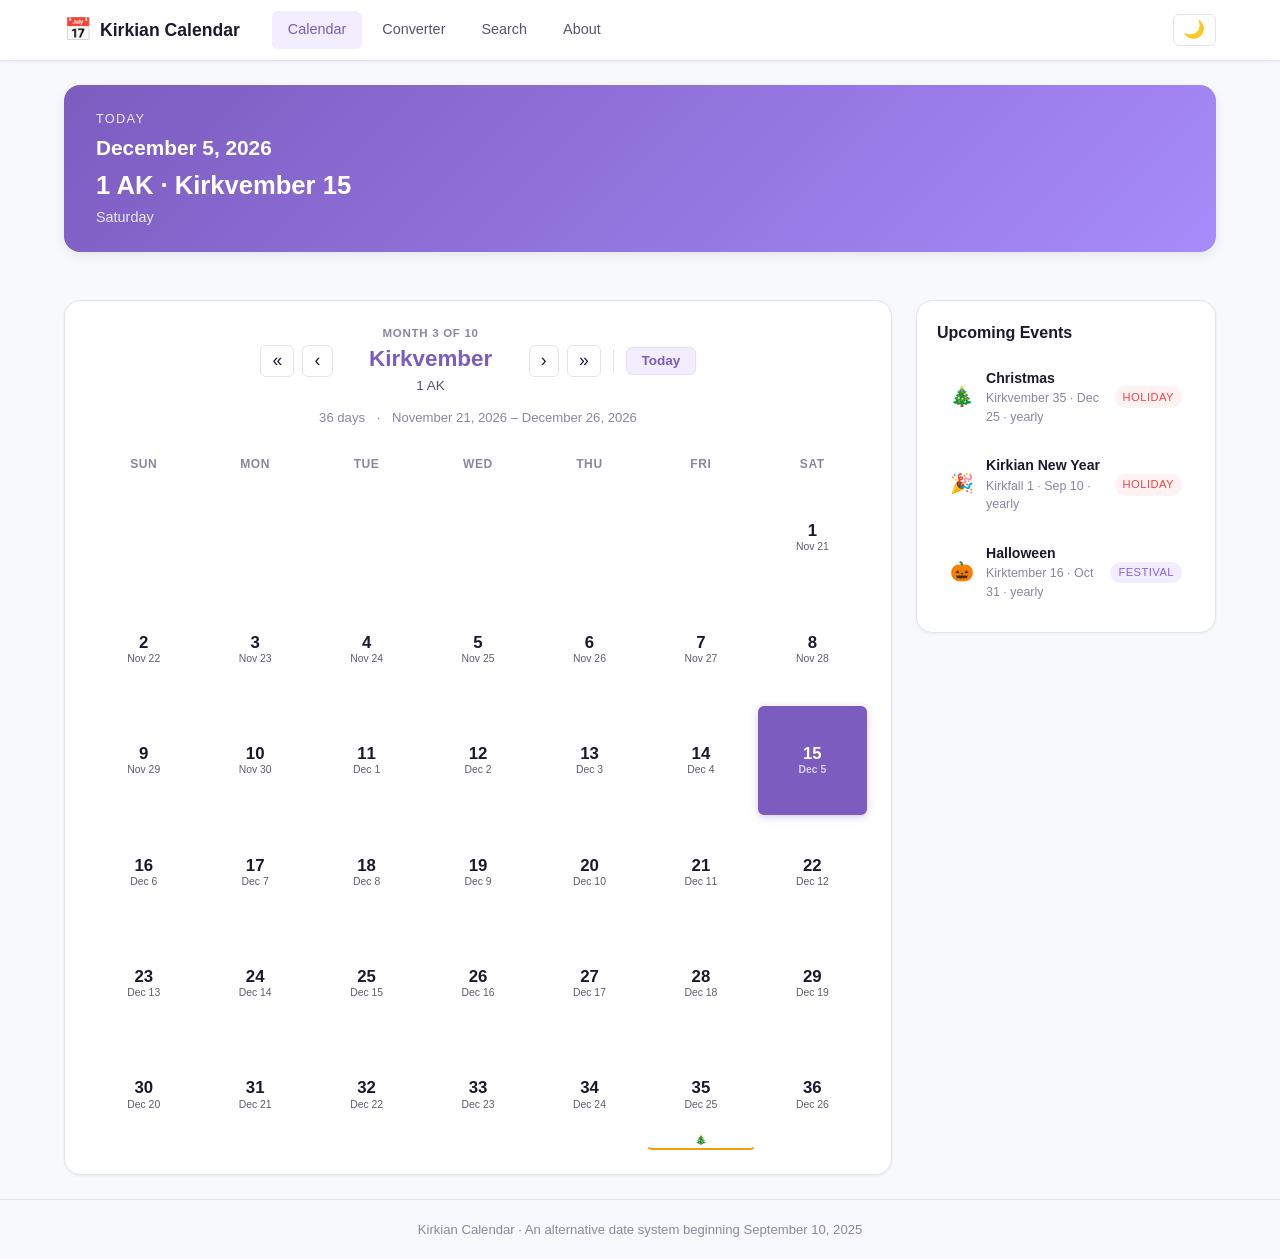
<file: index.html>
<!DOCTYPE html>
<html lang="en" data-theme="light">
<head>
    <meta charset="UTF-8">
    <meta name="viewport" content="width=device-width, initial-scale=1.0">
    <title>Kirkian Calendar</title>
    <link rel="stylesheet" href="css/style.css">
    <link rel="icon" href="data:image/svg+xml,<svg xmlns='http://www.w3.org/2000/svg' viewBox='0 0 100 100'><text y='.9em' font-size='90'>📅</text></svg>">
</head>
<body>
    <header class="site-header">
        <div class="header-inner">
            <a href="#calendar" class="logo">
                <span class="logo-icon">📅</span>
                <span class="logo-text">Kirkian Calendar</span>
            </a>
            <nav class="main-nav">
                <a href="#calendar" class="nav-link active" data-page="calendar">Calendar</a>
                <a href="#converter" class="nav-link" data-page="converter">Converter</a>
                <a href="#search" class="nav-link" data-page="search">Search</a>
                <a href="#about" class="nav-link" data-page="about">About</a>
            </nav>
            <button id="theme-toggle" class="theme-toggle" aria-label="Toggle dark mode">🌙</button>
        </div>
    </header>

    <main class="main-content">
        <!-- Calendar Page -->
        <section id="page-calendar" class="page active">
            <div class="today-banner">
                <div class="today-label">Today</div>
                <div id="today-summary"></div>
            </div>

            <div class="calendar-container">
                <div id="month-header"></div>
                <div id="calendar-grid"></div>
            </div>

            <aside class="sidebar">
                <div id="upcoming-events"></div>
            </aside>
        </section>

        <!-- Converter Page -->
        <section id="page-converter" class="page">
            <div class="converter-container">
                <h2>Date Converter</h2>
                <p class="converter-subtitle">Convert between Gregorian and Kirkian dates</p>

                <div class="converter-grid">
                    <div class="converter-card">
                        <h3>Gregorian → Kirkian</h3>
                        <div class="converter-input-group">
                            <label for="converter-greg-input">Enter a Gregorian date</label>
                            <input type="text" id="converter-greg-input" placeholder="e.g. September 10, 2026" autocomplete="off">
                            <small class="input-hint">Format: Month Day, Year (e.g. September 10, 2026)</small>
                        </div>
                        <div class="converter-result">
                            <span class="result-arrow">→</span>
                            <span id="converter-greg-result" class="result-value"></span>
                        </div>
                    </div>

                    <div class="converter-card">
                        <h3>Kirkian → Gregorian</h3>
                        <div class="converter-input-group kirkian-inputs">
                            <label>Kirkian Date</label>
                            <div class="kirkian-fields">
                                <input type="number" id="converter-k-year" placeholder="Year" min="0" class="kirkian-field">
                                <span class="field-label">AK</span>
                                <select id="converter-k-month" class="kirkian-field">
                                    <option value="1">Kirkfall</option>
                                    <option value="2">Kirktember</option>
                                    <option value="3">Kirkvember</option>
                                    <option value="4">Kirkember</option>
                                    <option value="5">July</option>
                                    <option value="6">Kirkian</option>
                                    <option value="7">Kirkward</option>
                                    <option value="8">Kirkday</option>
                                    <option value="9">Kirkstar</option>
                                    <option value="10">iQuarters</option>
                                </select>
                                <input type="number" id="converter-k-day" placeholder="Day" min="1" max="41" class="kirkian-field">
                            </div>
                        </div>
                        <div class="converter-result">
                            <span class="result-arrow">→</span>
                            <span id="converter-kirk-result" class="result-value"></span>
                        </div>
                    </div>
                </div>
            </div>
        </section>

        <!-- Search Page -->
        <section id="page-search" class="page">
            <div class="search-container">
                <h2>Search Dates & Events</h2>
                <p class="search-subtitle">Search for Gregorian dates, Kirkian dates, or events</p>

                <div class="search-input-wrapper">
                    <input type="text" id="global-search" placeholder="Search dates or events..." autocomplete="off">
                </div>

                <div class="search-examples">
                    <span class="example-label">Try:</span>
                    <button class="example-search" data-query="September 10, 2026">September 10, 2026</button>
                    <button class="example-search" data-query="1 AK Kirkfall 1">1 AK Kirkfall 1</button>
                    <button class="example-search" data-query="Kirkian New Year">Kirkian New Year</button>
                    <button class="example-search" data-query="holiday">holiday</button>
                </div>

                <div id="search-results"></div>
            </div>
        </section>

        <!-- About Page -->
        <section id="page-about" class="page">
            <div class="about-container">
                <h2>The Kirkian Calendar</h2>

                <div class="about-section">
                    <h3>What is the Kirkian Calendar?</h3>
                    <p>The Kirkian Calendar is an alternative calendar system that begins on <strong>September 10, 2025</strong>. This date marks the beginning of the calendar, designated as year <strong>0 AK</strong> (After Kirk). The Kirkian Calendar provides a unique way to track time with its own months, years, and traditions.</p>
                </div>

                <div class="about-section">
                    <h3>Year Numbering</h3>
                    <p>The Kirkian Calendar uses year numbering that starts from the epoch date. The abbreviation <strong>AK</strong> stands for <strong>After Kirk</strong>.</p>
                    <ul>
                        <li>September 10, 2025 = <strong>0 AK</strong>, Kirkfall 1</li>
                        <li>September 10, 2026 = <strong>1 AK</strong>, Kirkfall 1</li>
                        <li>September 10, 2027 = <strong>2 AK</strong>, Kirkfall 1</li>
                        <li>September 10, 2028 = <strong>3 AK</strong>, Kirkfall 1</li>
                    </ul>
                    <p>Each Kirkian year runs from <strong>September 10</strong> through <strong>September 9</strong> of the following Gregorian year.</p>
                </div>

                <div class="about-section">
                    <h3>The 10 Months</h3>
                    <p>The Kirkian year contains exactly <strong>10 months</strong>. It has <strong>365 days</strong> in normal years and <strong>366 days</strong> in leap years, with no separate year-end days.</p>

                    <table class="month-table">
                        <thead>
                            <tr>
                                <th>#</th>
                                <th>Month Name</th>
                                <th>Days</th>
                                <th>Notes</th>
                            </tr>
                        </thead>
                        <tbody>
                            <tr><td>1</td><td>Kirkfall</td><td>36</td><td>First month of the year</td></tr>
                            <tr><td>2</td><td>Kirktember</td><td>36</td><td></td></tr>
                            <tr><td>3</td><td>Kirkvember</td><td>36</td><td></td></tr>
                            <tr><td>4</td><td>Kirkember</td><td>36</td><td></td></tr>
                            <tr><td>5</td><td>July</td><td>36</td><td></td></tr>
                            <tr><td>6</td><td>Kirkian</td><td>36</td><td></td></tr>
                            <tr><td>7</td><td>Kirkward</td><td>36</td><td></td></tr>
                            <tr><td>8</td><td>Kirkday</td><td>36</td><td></td></tr>
                            <tr><td>9</td><td>Kirkstar</td><td>36</td><td></td></tr>
                            <tr><td>10</td><td>iQuarters</td><td>41</td><td>Final month, longest of the year. Becomes 42 days in leap years.</td></tr>
                        </tbody>
                        <tfoot>
                            <tr>
                                <td colspan="2"><strong>Total</strong></td>
                                <td><strong>365</strong></td>
                                <td>9 × 36 + 41</td>
                            </tr>
                        </tfoot>
                    </table>
                </div>

                <div class="about-section">
                    <h3>How Gregorian Dates Correspond</h3>
                    <p>The Kirkian Calendar is anchored to the Gregorian Calendar. The first day of each Kirkian year (Kirkfall 1) always falls on <strong>September 10</strong> in the Gregorian Calendar. Because the Kirkian year has 365 days (or 366 in leap years), the correspondence between Kirkian and Gregorian dates shifts slightly each year.</p>
                    <p>The conversion is mathematically exact — it counts the total number of days between any date and the epoch (September 10, 2025) and uses that to determine the correct Kirkian year, month, and day.</p>
                </div>

                <div class="about-section">
                    <h3>Key Dates</h3>
                    <ul>
                        <li><strong>Kirkian New Year</strong> — September 10 (Kirkfall 1)</li>
                        <li><strong>Christmas</strong> — December 25</li>
                    </ul>
                </div>

                <div class="about-section">
                    <h3>Leap Years</h3>
                    <p>The Kirkian Calendar does not have its own leap year system. Instead, it follows the Gregorian Calendar's leap year rules, so the year anchors stay aligned: every Kirkian year begins on <strong>September 10</strong> of the corresponding Gregorian year.</p>
                    <p>When the Gregorian Calendar includes a <strong>February 29</strong>, the Kirkian year containing that date has <strong>366 days</strong> instead of 365. Because there are no separate year-end days, the extra (leap) day extends the final month, <strong>iQuarters</strong>, from 41 days to <strong>42 days</strong> in leap years. Months 1–9 always have exactly 36 days.</p>
                </div>
            </div>
        </section>
    </main>

    <!-- Date Details Modal -->
    <div id="date-modal" class="modal-overlay">
        <div id="modal-content" class="modal-content"></div>
    </div>

    <footer class="site-footer">
        <p>Kirkian Calendar &middot; An alternative date system beginning September 10, 2025</p>
    </footer>

    <script src="js/calendar.js"></script>
    <script src="js/events.js"></script>
    <script src="js/app.js"></script>
</body>
</html>
</file>
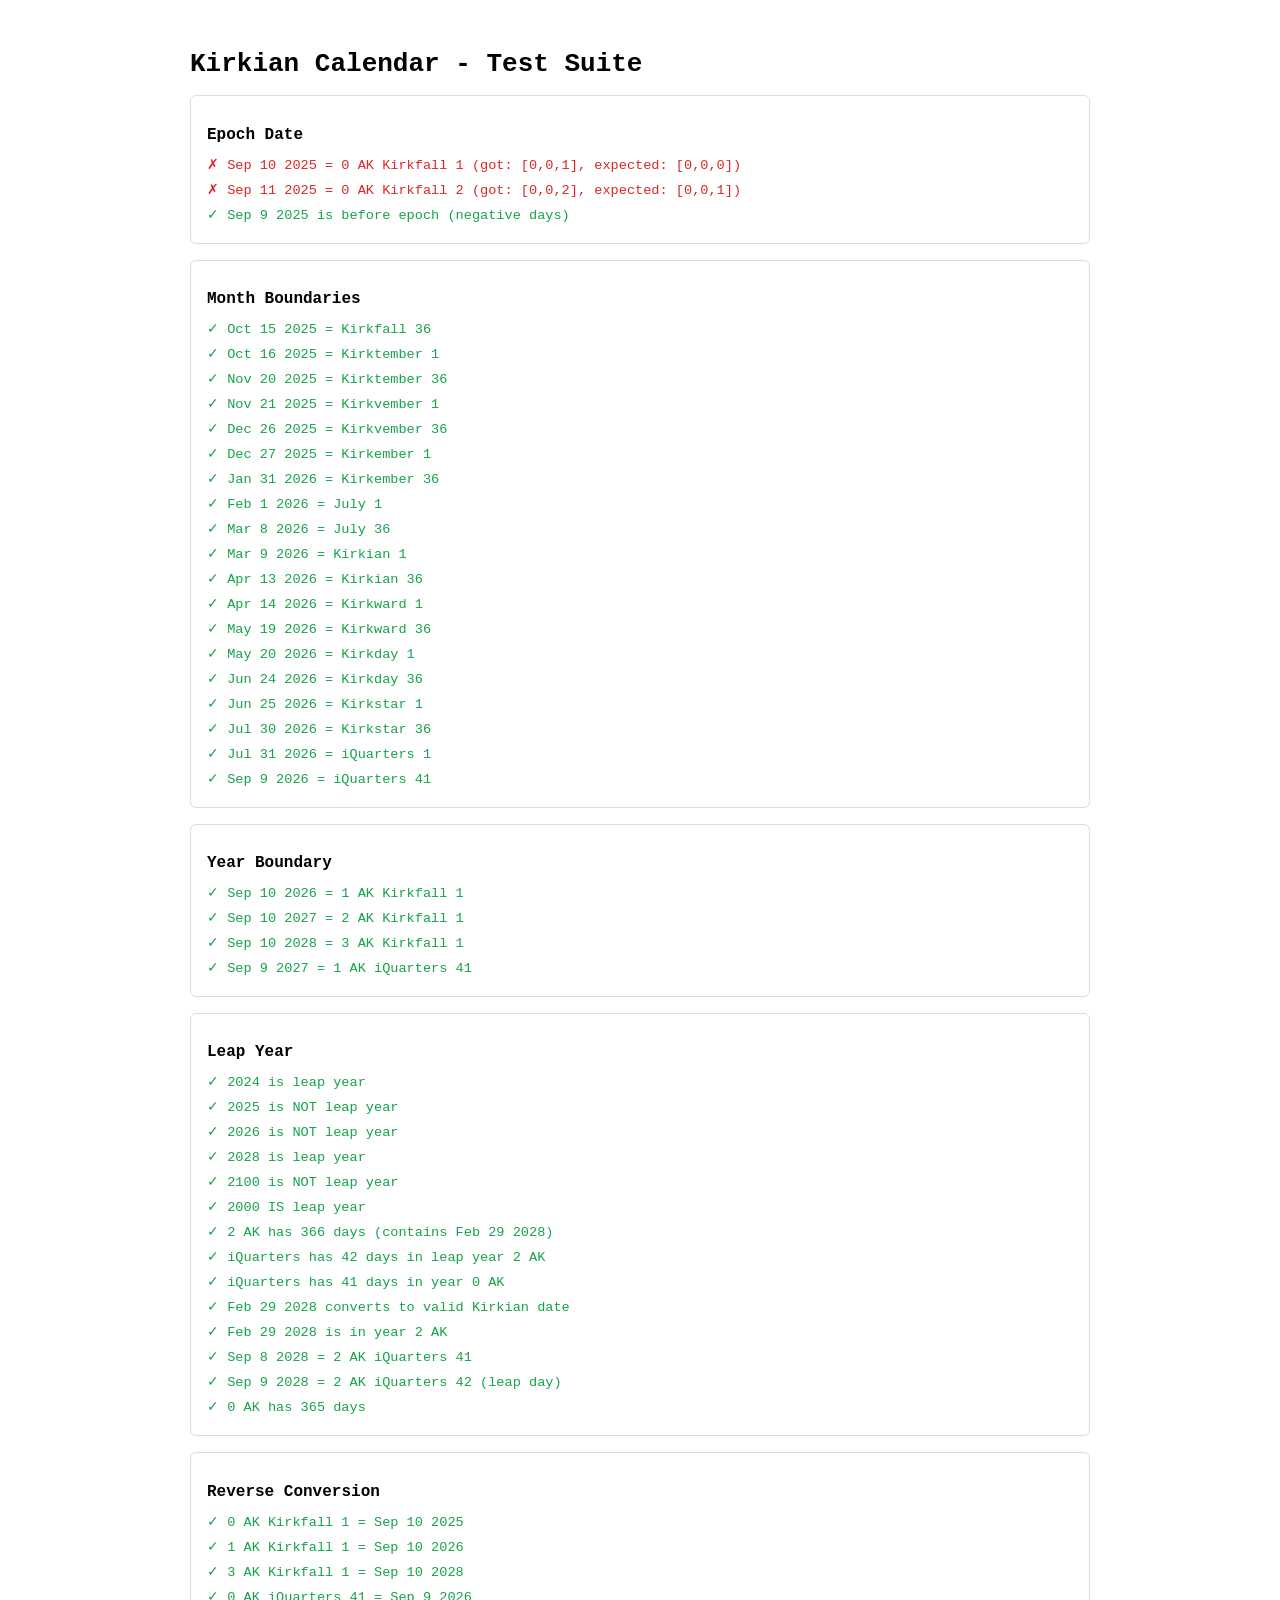
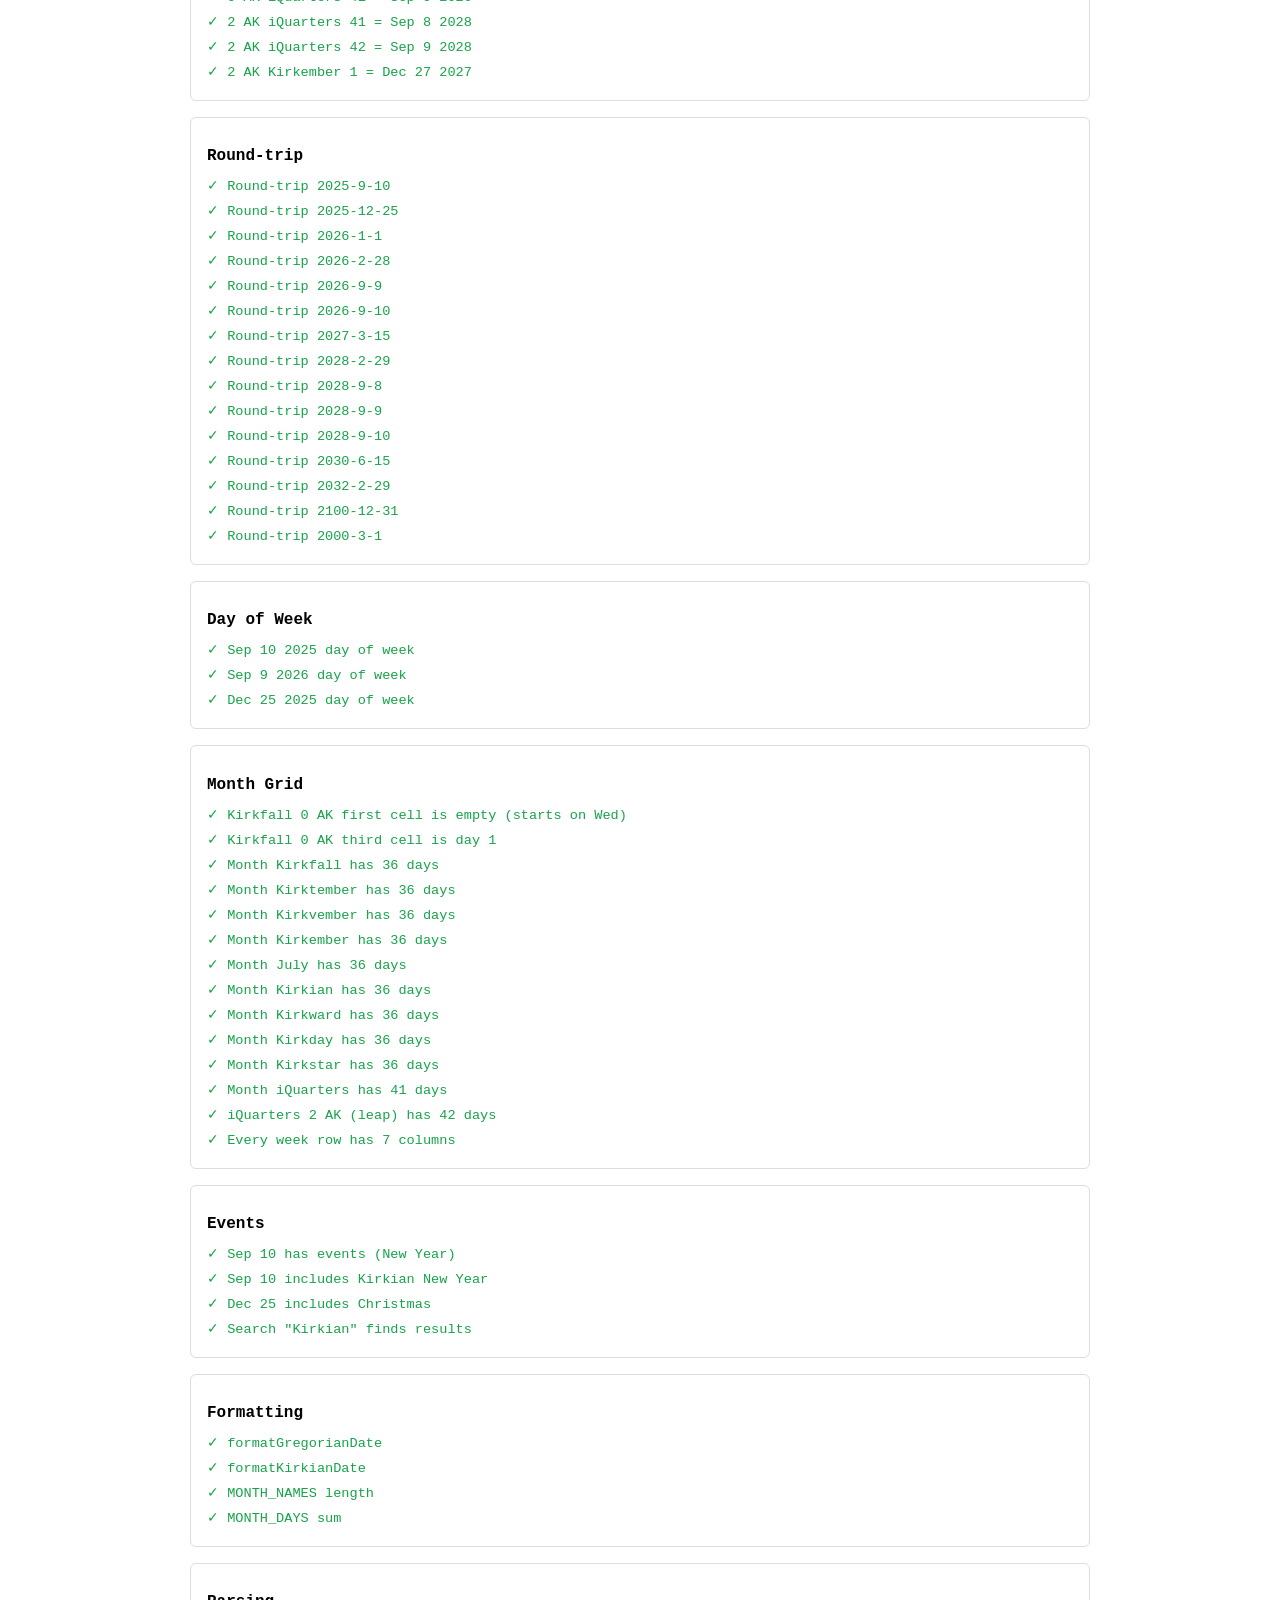
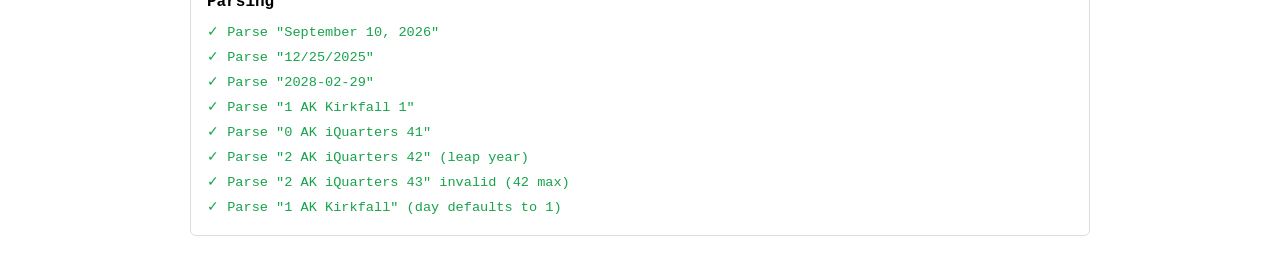
<file: tests.html>
<!DOCTYPE html>
<html lang="en">
<head>
    <meta charset="UTF-8">
    <meta name="viewport" content="width=device-width, initial-scale=1.0">
    <title>Kirkian Calendar - Tests</title>
    <style>
        body { font-family: monospace; padding: 2rem; max-width: 900px; margin: 0 auto; }
        h1 { margin-bottom: 1rem; }
        .test-group { margin: 1rem 0; padding: 1rem; border: 1px solid #ddd; border-radius: 6px; }
        .test-group h2 { font-size: 1rem; margin-bottom: 0.5rem; }
        .pass { color: #16a34a; }
        .fail { color: #dc2626; }
        .test { padding: 0.25rem 0; font-size: 0.85rem; }
        .summary { margin-top: 1.5rem; padding: 1rem; font-size: 1.1rem; font-weight: bold; border-radius: 6px; }
        .summary.all-pass { background: #dcfce7; color: #16a34a; }
        .summary.has-fail { background: #fef2f2; color: #dc2626; }
    </style>
</head>
<body>
    <h1>Kirkian Calendar - Test Suite</h1>
    <div id="results"></div>
    <script src="js/calendar.js"></script>
    <script src="js/events.js"></script>
    <script>
    (function() {
        var C = KirkianCalendar;
        var results = [];
        var total = 0;
        var passed = 0;
        var failed = 0;

        function assert(desc, actual, expected) {
            total++;
            var pass = JSON.stringify(actual) === JSON.stringify(expected);
            if (pass) passed++; else failed++;
            results.push({ desc: desc, actual: actual, expected: expected, pass: pass });
        }

        function assertBool(desc, val) {
            total++;
            if (val) passed++; else failed++;
            results.push({ desc: desc, actual: val ? 'true' : 'false', expected: 'true', pass: val });
        }

        // Epoch tests
        (function() {
            var group = 'Epoch Date';
            var g = C.gregorianToKirkian(2025, 9, 10);
            assert(group + ': Sep 10 2025 = 0 AK Kirkfall 1', [g.year, g.month, g.day], [0, 0, 0]);

            g = C.gregorianToKirkian(2025, 9, 11);
            assert(group + ': Sep 11 2025 = 0 AK Kirkfall 2', [g.year, g.month, g.day], [0, 0, 1]);

            g = C.gregorianToKirkian(2025, 9, 9);
            assertBool(group + ': Sep 9 2025 is before epoch (negative days)', C.gregorianToTotalDays(2025, 9, 9) < 0);
        })();

        // Month boundaries
        (function() {
            var group = 'Month Boundaries';

            // 0 AK month boundaries (non-leap year)
            check(2025, 10, 15, [0, 0, 36], group, ': Oct 15 2025 = Kirkfall 36');
            check(2025, 10, 16, [0, 1, 1], group, ': Oct 16 2025 = Kirktember 1');
            check(2025, 11, 20, [0, 1, 36], group, ': Nov 20 2025 = Kirktember 36');
            check(2025, 11, 21, [0, 2, 1], group, ': Nov 21 2025 = Kirkvember 1');
            check(2025, 12, 26, [0, 2, 36], group, ': Dec 26 2025 = Kirkvember 36');
            check(2025, 12, 27, [0, 3, 1], group, ': Dec 27 2025 = Kirkember 1');
            check(2026, 1, 31, [0, 3, 36], group, ': Jan 31 2026 = Kirkember 36');
            check(2026, 2, 1, [0, 4, 1], group, ': Feb 1 2026 = July 1');
            check(2026, 3, 8, [0, 4, 36], group, ': Mar 8 2026 = July 36');
            check(2026, 3, 9, [0, 5, 1], group, ': Mar 9 2026 = Kirkian 1');
            check(2026, 4, 13, [0, 5, 36], group, ': Apr 13 2026 = Kirkian 36');
            check(2026, 4, 14, [0, 6, 1], group, ': Apr 14 2026 = Kirkward 1');
            check(2026, 5, 19, [0, 6, 36], group, ': May 19 2026 = Kirkward 36');
            check(2026, 5, 20, [0, 7, 1], group, ': May 20 2026 = Kirkday 1');
            check(2026, 6, 24, [0, 7, 36], group, ': Jun 24 2026 = Kirkday 36');
            check(2026, 6, 25, [0, 8, 1], group, ': Jun 25 2026 = Kirkstar 1');
            check(2026, 7, 30, [0, 8, 36], group, ': Jul 30 2026 = Kirkstar 36');
            check(2026, 7, 31, [0, 9, 1], group, ': Jul 31 2026 = iQuarters 1');
            check(2026, 9, 9, [0, 9, 41], group, ': Sep 9 2026 = iQuarters 41');
        })();

        function check(year, month, day, expected, group, desc) {
            var g = C.gregorianToKirkian(year, month, day);
            assert(group + desc, [g.year, g.month, g.day], expected);
        }

        // Year boundary
        (function() {
            var group = 'Year Boundary';

            // Sep 10, 2026 = 1 AK Kirkfall 1
            var g = C.gregorianToKirkian(2026, 9, 10);
            assert(group + ': Sep 10 2026 = 1 AK Kirkfall 1', [g.year, g.month, g.day], [1, 0, 1]);

            // Sep 10, 2027 = 2 AK Kirkfall 1
            g = C.gregorianToKirkian(2027, 9, 10);
            assert(group + ': Sep 10 2027 = 2 AK Kirkfall 1', [g.year, g.month, g.day], [2, 0, 1]);

            // Sep 10, 2028 = 3 AK Kirkfall 1 (leap year anchor preserved)
            g = C.gregorianToKirkian(2028, 9, 10);
            assert(group + ': Sep 10 2028 = 3 AK Kirkfall 1', [g.year, g.month, g.day], [3, 0, 1]);

            // Sep 9, 2027 = 1 AK iQuarters 41
            g = C.gregorianToKirkian(2027, 9, 9);
            assert(group + ': Sep 9 2027 = 1 AK iQuarters 41', [g.year, g.month, g.day], [1, 9, 41]);
        })();

        // Leap year tests
        (function() {
            var group = 'Leap Year';

            assertBool(group + ': 2024 is leap year', C.isLeapYear(2024));
            assertBool(group + ': 2025 is NOT leap year', !C.isLeapYear(2025));
            assertBool(group + ': 2026 is NOT leap year', !C.isLeapYear(2026));
            assertBool(group + ': 2028 is leap year', C.isLeapYear(2028));
            assertBool(group + ': 2100 is NOT leap year', !C.isLeapYear(2100));
            assertBool(group + ': 2000 IS leap year', C.isLeapYear(2000));

            // Feb 29, 2028 falls within 2 AK (Sep 10 2027 - Sep 9 2028)
            // 2 AK should have 366 days because it contains Feb 29 2028
            var days = C.getDaysInKirkianYear(2);
            assert(group + ': 2 AK has 366 days (contains Feb 29 2028)', days, 366);

            // In a leap year iQuarters is extended to 42 days (no separate year days)
            var iq = C.getDaysInKirkianMonth(2, 9);
            assert(group + ': iQuarters has 42 days in leap year 2 AK', iq, 42);
            iq = C.getDaysInKirkianMonth(0, 9);
            assert(group + ': iQuarters has 41 days in year 0 AK', iq, 41);

            // Feb 29 2028 should convert correctly into 2 AK
            var g = C.gregorianToKirkian(2028, 2, 29);
            assertBool(group + ': Feb 29 2028 converts to valid Kirkian date', g !== null && g.day >= 1);
            assert(group + ': Feb 29 2028 is in year 2 AK', g.year, 2);

            // Leap-year boundaries: iQuarters 41 = Sep 8 2028, iQuarters 42 = Sep 9 2028
            g = C.gregorianToKirkian(2028, 9, 8);
            assert(group + ': Sep 8 2028 = 2 AK iQuarters 41', [g.year, g.month, g.day], [2, 9, 41]);
            g = C.gregorianToKirkian(2028, 9, 9);
            assert(group + ': Sep 9 2028 = 2 AK iQuarters 42 (leap day)', [g.year, g.month, g.day], [2, 9, 42]);

            // 0 AK (Sep 10 2025 - Sep 9 2026) has no leap day, should be 365
            days = C.getDaysInKirkianYear(0);
            assert(group + ': 0 AK has 365 days', days, 365);
        })();

        // Reverse conversion tests
        (function() {
            var group = 'Reverse Conversion';

            var g = C.kirkianToGregorian(0, 0, 1);
            assert(group + ': 0 AK Kirkfall 1 = Sep 10 2025', [g.year, g.month, g.day], [2025, 9, 10]);

            g = C.kirkianToGregorian(1, 0, 1);
            assert(group + ': 1 AK Kirkfall 1 = Sep 10 2026', [g.year, g.month, g.day], [2026, 9, 10]);

            g = C.kirkianToGregorian(3, 0, 1);
            assert(group + ': 3 AK Kirkfall 1 = Sep 10 2028', [g.year, g.month, g.day], [2028, 9, 10]);

            g = C.kirkianToGregorian(0, 9, 41);
            assert(group + ': 0 AK iQuarters 41 = Sep 9 2026', [g.year, g.month, g.day], [2026, 9, 9]);

            g = C.kirkianToGregorian(2, 9, 41);
            assert(group + ': 2 AK iQuarters 41 = Sep 8 2028', [g.year, g.month, g.day], [2028, 9, 8]);

            g = C.kirkianToGregorian(2, 9, 42);
            assert(group + ': 2 AK iQuarters 42 = Sep 9 2028', [g.year, g.month, g.day], [2028, 9, 9]);

            g = C.kirkianToGregorian(2, 3, 1);
            assert(group + ': 2 AK Kirkember 1 = Dec 27 2027', [g.year, g.month, g.day], [2027, 12, 27]);
        })();

        // Round-trip tests
        (function() {
            var group = 'Round-trip';

            var dates = [
                [2025, 9, 10], [2025, 12, 25], [2026, 1, 1], [2026, 2, 28],
                [2026, 9, 9], [2026, 9, 10], [2027, 3, 15], [2028, 2, 29],
                [2028, 9, 8], [2028, 9, 9], [2028, 9, 10], [2030, 6, 15],
                [2032, 2, 29], [2100, 12, 31], [2000, 3, 1]
            ];

            dates.forEach(function(d) {
                var k = C.gregorianToKirkian(d[0], d[1], d[2]);
                var back = C.kirkianToGregorian(k.year, k.month, k.day);
                assert(group + ': Round-trip ' + d.join('-'), [back.year, back.month, back.day], d);
            });
        })();

        // Day of week tests
        (function() {
            var group = 'Day of Week';

            // Sep 10 2025 should be Wednesday
            assert(group + ': Sep 10 2025 day of week', C.getDayOfWeekName(2025, 9, 10), 'Wednesday');

            // Sep 9 2026 should be Wednesday
            assert(group + ': Sep 9 2026 day of week', C.getDayOfWeekName(2026, 9, 9), 'Wednesday');

            // Dec 25 2025 should be Thursday
            assert(group + ': Dec 25 2025 day of week', C.getDayOfWeekName(2025, 12, 25), 'Thursday');
        })();

        // Month grid tests
        (function() {
            var group = 'Month Grid';

            // Kirkfall 0 AK starts on Wednesday, so first column is empty
            var grid = C.generateMonthGrid(0, 0);
            assert(group + ': Kirkfall 0 AK first cell is empty (starts on Wed)', grid[0][0] === null, true);
            assert(group + ': Kirkfall 0 AK third cell is day 1', grid[0][3].kDay, 1);

            // Count all days in every month of year 0 AK
            for (var m = 0; m < 10; m++) {
                var g = C.generateMonthGrid(0, m);
                var count = 0;
                g.forEach(function(week) {
                    week.forEach(function(cell) {
                        if (cell !== null) count++;
                    });
                });
                assert(group + ': Month ' + C.MONTH_NAMES[m] + ' has ' + C.MONTH_DAYS[m] + ' days', count, C.MONTH_DAYS[m]);
            }

            // Leap year 2 AK: iQuarters has 42 days
            var g2 = C.generateMonthGrid(2, 9);
            var count2 = 0;
            g2.forEach(function(week) {
                week.forEach(function(cell) {
                    if (cell !== null) count2++;
                });
            });
            assert(group + ': iQuarters 2 AK (leap) has 42 days', count2, 42);

            // Grid uses a consistent 7-day week
            var g3 = C.generateMonthGrid(1, 4);
            var weekLengths = g3.map(function(week) { return week.length; });
            assert(group + ': Every week row has 7 columns', weekLengths.every(function(l) { return l === 7; }), true);
        })();

        // Event tests
        (function() {
            var group = 'Events';

            var events = KirkianEvents.getEventsForGregorianDate(9, 10);
            assertBool(group + ': Sep 10 has events (New Year)', events.length > 0);

            var hasNewYear = events.some(function(e) { return e.name === 'Kirkian New Year'; });
            assertBool(group + ': Sep 10 includes Kirkian New Year', hasNewYear);

            events = KirkianEvents.getEventsForGregorianDate(12, 25);
            hasNewYear = events.some(function(e) { return e.name === 'Christmas'; });
            assertBool(group + ': Dec 25 includes Christmas', hasNewYear);

            var results = KirkianEvents.searchEvents('Kirkian');
            assertBool(group + ': Search "Kirkian" finds results', results.length > 0);
        })();

        // Formatting tests
        (function() {
            var group = 'Formatting';

            assert(group + ': formatGregorianDate', C.formatGregorianDate(2025, 9, 10), 'September 10, 2025');
            assert(group + ': formatKirkianDate', C.formatKirkianDate(1, 0, 1), '1 AK \u00B7 Kirkfall 1');
            assert(group + ': MONTH_NAMES length', C.MONTH_NAMES.length, 10);
            assert(group + ': MONTH_DAYS sum', C.MONTH_DAYS.reduce(function(a,b){return a+b;}, 0), 365);
        })();

        // Parse tests
        (function() {
            var group = 'Parsing';

            var d = C.parseGregorianDate('September 10, 2026');
            assert(group + ': Parse "September 10, 2026"', d ? [d.year, d.month, d.day] : null, [2026, 9, 10]);

            d = C.parseGregorianDate('12/25/2025');
            assert(group + ': Parse "12/25/2025"', d ? [d.year, d.month, d.day] : null, [2025, 12, 25]);

            d = C.parseGregorianDate('2028-02-29');
            assert(group + ': Parse "2028-02-29"', d ? [d.year, d.month, d.day] : null, [2028, 2, 29]);

            d = C.parseKirkianDate('1 AK Kirkfall 1');
            assert(group + ': Parse "1 AK Kirkfall 1"', d ? [d.year, d.month, d.day] : null, [1, 0, 1]);

            d = C.parseKirkianDate('0 AK iQuarters 41');
            assert(group + ': Parse "0 AK iQuarters 41"', d ? [d.year, d.month, d.day] : null, [0, 9, 41]);

            d = C.parseKirkianDate('2 AK iQuarters 42');
            assert(group + ': Parse "2 AK iQuarters 42" (leap year)', d ? [d.year, d.month, d.day] : null, [2, 9, 42]);

            d = C.parseKirkianDate('2 AK iQuarters 43');
            assert(group + ': Parse "2 AK iQuarters 43" invalid (42 max)', d, null);

            d = C.parseKirkianDate('1 AK Kirkfall');
            assert(group + ': Parse "1 AK Kirkfall" (day defaults to 1)', d ? [d.year, d.month, d.day] : null, [1, 0, 1]);
        })();

        // Display
        var el = document.getElementById('results');
        var html = '';
        var currentGroup = '';

        results.forEach(function(r) {
            var groupMatch = r.desc.match(/^([^:]+):/);
            var groupName = groupMatch ? groupMatch[1] : '';
            if (groupName !== currentGroup) {
                if (currentGroup) html += '</div>';
                currentGroup = groupName;
                html += '<div class="test-group"><h2>' + groupName + '</h2>';
            }
            var cls = r.pass ? 'pass' : 'fail';
            var sym = r.pass ? '\u2713' : '\u2717';
            var detail = r.pass ? '' : ' (got: ' + JSON.stringify(r.actual) + ', expected: ' + JSON.stringify(r.expected) + ')';
            html += '<div class="test ' + cls + '">' + sym + ' ' + r.desc.replace(/^[^:]+:\s*/, '') + detail + '</div>';
        });

        if (currentGroup) html += '</div>';

        var summaryCls = failed === 0 ? 'all-pass' : 'has-fail';
        var summaryText = failed === 0
            ? '\u2713 All ' + total + ' tests passed!'
            : '\u2717 ' + failed + ' of ' + total + ' tests failed';

        html += '<div class="summary ' + summaryCls + '">' + summaryText + '</div>';
        el.innerHTML = html;

        console.log('Tests: ' + total + ', Passed: ' + passed + ', Failed: ' + failed);
    })();
    </script>
</body>
</html>
</file>
<file: css/style.css>
:root {
    --bg-primary: #f8f9fc;
    --bg-secondary: #ffffff;
    --bg-tertiary: #f0f1f5;
    --text-primary: #1a1a2e;
    --text-secondary: #555570;
    --text-tertiary: #8888a0;
    --accent: #7c5cbf;
    --accent-light: #a78bfa;
    --accent-bg: #f3eeff;
    --accent-bg-hover: #e8deff;
    --border: #e2e4ea;
    --border-light: #eef0f4;
    --shadow-sm: 0 1px 3px rgba(0,0,0,0.06);
    --shadow-md: 0 4px 12px rgba(0,0,0,0.08);
    --shadow-lg: 0 8px 24px rgba(0,0,0,0.12);
    --radius-sm: 6px;
    --radius-md: 10px;
    --radius-lg: 16px;
    --today-bg: #7c5cbf;
    --today-text: #ffffff;
    --event-dot: #f59e0b;
    --cat-holiday: #ef4444;
    --cat-festival: #8b5cf6;
    --cat-observance: #06b6d4;
    --transition: 0.2s ease;
}

[data-theme="dark"] {
    --bg-primary: #0f0f1a;
    --bg-secondary: #1a1a2e;
    --bg-tertiary: #252540;
    --text-primary: #e8e8f0;
    --text-secondary: #a0a0b8;
    --text-tertiary: #6a6a82;
    --accent: #a78bfa;
    --accent-light: #c4b5fd;
    --accent-bg: #1e1b3a;
    --accent-bg-hover: #2a2650;
    --border: #2a2a44;
    --border-light: #222238;
    --shadow-sm: 0 1px 3px rgba(0,0,0,0.2);
    --shadow-md: 0 4px 12px rgba(0,0,0,0.3);
    --shadow-lg: 0 8px 24px rgba(0,0,0,0.4);
    --today-bg: #a78bfa;
    --today-text: #0f0f1a;
}

* {
    margin: 0;
    padding: 0;
    box-sizing: border-box;
}

body {
    font-family: -apple-system, BlinkMacSystemFont, 'Segoe UI', Roboto, 'Helvetica Neue', Arial, sans-serif;
    background: var(--bg-primary);
    color: var(--text-primary);
    line-height: 1.5;
    min-height: 100vh;
    display: flex;
    flex-direction: column;
}

/* Header */
.site-header {
    background: var(--bg-secondary);
    border-bottom: 1px solid var(--border);
    position: sticky;
    top: 0;
    z-index: 100;
    box-shadow: var(--shadow-sm);
}

.header-inner {
    max-width: 1200px;
    margin: 0 auto;
    padding: 0 1.5rem;
    display: flex;
    align-items: center;
    height: 60px;
    gap: 2rem;
}

.logo {
    display: flex;
    align-items: center;
    gap: 0.5rem;
    text-decoration: none;
    color: var(--text-primary);
    font-weight: 700;
    font-size: 1.1rem;
    white-space: nowrap;
}

.logo-icon {
    font-size: 1.4rem;
}

.main-nav {
    display: flex;
    gap: 0.25rem;
    flex: 1;
}

.nav-link {
    text-decoration: none;
    color: var(--text-secondary);
    padding: 0.5rem 1rem;
    border-radius: var(--radius-sm);
    font-size: 0.9rem;
    font-weight: 500;
    transition: all var(--transition);
}

.nav-link:hover {
    color: var(--accent);
    background: var(--accent-bg);
}

.nav-link.active {
    color: var(--accent);
    background: var(--accent-bg);
}

.theme-toggle {
    background: none;
    border: 1px solid var(--border);
    border-radius: var(--radius-sm);
    padding: 0.4rem 0.6rem;
    font-size: 1.1rem;
    cursor: pointer;
    transition: all var(--transition);
    line-height: 1;
}

.theme-toggle:hover {
    border-color: var(--accent);
    background: var(--accent-bg);
}

/* Main Content */
.main-content {
    flex: 1;
    max-width: 1200px;
    margin: 0 auto;
    width: 100%;
    padding: 1.5rem;
}

.page {
    display: none;
    animation: fadeIn 0.25s ease;
}

.page.active {
    display: block;
}

@keyframes fadeIn {
    from { opacity: 0; transform: translateY(8px); }
    to { opacity: 1; transform: translateY(0); }
}

/* Today Banner */
.today-banner {
    background: linear-gradient(135deg, var(--accent), var(--accent-light));
    color: #ffffff;
    border-radius: var(--radius-lg);
    padding: 1.5rem 2rem;
    margin-bottom: 1.5rem;
    box-shadow: var(--shadow-md);
}

.today-label {
    font-size: 0.8rem;
    text-transform: uppercase;
    letter-spacing: 0.1em;
    opacity: 0.85;
    margin-bottom: 0.25rem;
}

.today-gregorian {
    font-size: 1.3rem;
    font-weight: 600;
}

.today-kirkian {
    font-size: 1.6rem;
    font-weight: 700;
    margin-top: 0.15rem;
}

.today-dayofweek {
    font-size: 0.9rem;
    opacity: 0.85;
    margin-top: 0.15rem;
}

/* Calendar Layout */
.calendar-container {
    background: var(--bg-secondary);
    border-radius: var(--radius-lg);
    border: 1px solid var(--border);
    padding: 1.5rem;
    box-shadow: var(--shadow-sm);
}

/* Month Header */
.month-nav {
    display: flex;
    align-items: center;
    justify-content: center;
    gap: 0.5rem;
    margin-bottom: 0.75rem;
    flex-wrap: wrap;
}

.nav-arrow {
    background: none;
    border: 1px solid var(--border);
    border-radius: var(--radius-sm);
    padding: 0.4rem 0.7rem;
    font-size: 1.1rem;
    cursor: pointer;
    color: var(--text-primary);
    transition: all var(--transition);
    line-height: 1;
}

.nav-arrow:hover {
    background: var(--accent-bg);
    border-color: var(--accent);
    color: var(--accent);
}

.nav-separator {
    width: 1px;
    height: 1.5rem;
    background: var(--border);
    margin: 0 0.25rem;
}

.nav-today {
    background: var(--accent-bg);
    border: 1px solid var(--accent-bg-hover);
    border-radius: var(--radius-sm);
    padding: 0.4rem 0.9rem;
    font-size: 0.85rem;
    font-weight: 600;
    cursor: pointer;
    color: var(--accent);
    transition: all var(--transition);
    line-height: 1;
}

.nav-today:hover {
    background: var(--accent-bg-hover);
    border-color: var(--accent);
}

.month-title {
    display: flex;
    flex-direction: column;
    align-items: center;
    min-width: 180px;
}

.month-name {
    font-size: 1.4rem;
    font-weight: 700;
    color: var(--accent);
}

.month-index {
    font-size: 0.72rem;
    font-weight: 600;
    text-transform: uppercase;
    letter-spacing: 0.06em;
    color: var(--text-tertiary);
}

.month-year {
    font-size: 0.85rem;
    color: var(--text-secondary);
}

.month-info {
    text-align: center;
    font-size: 0.82rem;
    color: var(--text-tertiary);
    margin-bottom: 1.25rem;
}

.separator {
    margin: 0 0.5rem;
}

/* Calendar Grid */
.calendar-weekdays {
    display: grid;
    grid-template-columns: repeat(7, 1fr);
    gap: 2px;
    margin-bottom: 4px;
}

.weekday-header {
    text-align: center;
    font-size: 0.75rem;
    font-weight: 600;
    color: var(--text-tertiary);
    text-transform: uppercase;
    letter-spacing: 0.05em;
    padding: 0.4rem 0;
}

.calendar-days {
    display: grid;
    grid-template-columns: repeat(7, 1fr);
    gap: 2px;
}

.calendar-cell {
    aspect-ratio: 1;
    display: flex;
    flex-direction: column;
    align-items: center;
    justify-content: center;
    border-radius: var(--radius-sm);
    cursor: pointer;
    transition: all var(--transition);
    position: relative;
    min-height: 56px;
    border: 2px solid transparent;
}

.calendar-cell:not(.empty):hover {
    background: var(--accent-bg);
    border-color: var(--accent-bg-hover);
}

.calendar-cell:not(.empty):focus-visible {
    outline: 2px solid var(--accent);
    outline-offset: -2px;
}

.calendar-cell.today {
    background: var(--today-bg);
    color: var(--today-text);
    font-weight: 700;
    border-color: var(--today-bg);
    box-shadow: 0 2px 8px rgba(124, 92, 191, 0.3);
}

.calendar-cell.today:hover {
    background: var(--accent-light);
    border-color: var(--accent-light);
}

.cell-kday {
    font-size: 1.05rem;
    font-weight: 600;
    line-height: 1.2;
}

.cell-gregday {
    font-size: 0.65rem;
    opacity: 0.7;
    line-height: 1.2;
}

.cell-event-dot {
    position: absolute;
    bottom: 3px;
    font-size: 0.6rem;
    line-height: 1;
}

.calendar-cell.has-event:not(.today) {
    border-bottom: 2px solid var(--event-dot);
}

.calendar-cell.empty {
    cursor: default;
}

/* Sidebar */
.sidebar {
    margin-top: 1.5rem;
}

#upcoming-events {
    background: var(--bg-secondary);
    border-radius: var(--radius-lg);
    border: 1px solid var(--border);
    padding: 1.25rem;
    box-shadow: var(--shadow-sm);
}

#upcoming-events h3 {
    font-size: 1rem;
    font-weight: 600;
    margin-bottom: 0.75rem;
    color: var(--text-primary);
}

.events-list {
    display: flex;
    flex-direction: column;
    gap: 0.5rem;
}

.event-item {
    display: flex;
    align-items: center;
    gap: 0.75rem;
    padding: 0.6rem 0.75rem;
    border-radius: var(--radius-sm);
    cursor: pointer;
    transition: all var(--transition);
    border: 1px solid transparent;
}

.event-item:hover {
    background: var(--accent-bg);
    border-color: var(--accent-bg-hover);
}

.event-emoji {
    font-size: 1.2rem;
    flex-shrink: 0;
}

.event-info {
    flex: 1;
    min-width: 0;
}

.event-name {
    display: block;
    font-size: 0.88rem;
    font-weight: 600;
    color: var(--text-primary);
}

.event-date {
    display: block;
    font-size: 0.78rem;
    color: var(--text-tertiary);
}

.event-category {
    font-size: 0.7rem;
    padding: 0.15rem 0.5rem;
    border-radius: 99px;
    font-weight: 500;
    text-transform: uppercase;
    letter-spacing: 0.04em;
    flex-shrink: 0;
}

.cat-holiday {
    background: #fef2f2;
    color: var(--cat-holiday);
}
.cat-festival {
    background: #f3eeff;
    color: var(--cat-festival);
}
.cat-observance {
    background: #ecfeff;
    color: var(--cat-observance);
}

[data-theme="dark"] .cat-holiday {
    background: #3a1515;
}
[data-theme="dark"] .cat-festival {
    background: #1e1b3a;
}
[data-theme="dark"] .cat-observance {
    background: #0c2a30;
}

.no-events {
    color: var(--text-tertiary);
    font-size: 0.88rem;
}

/* Converter */
.converter-container {
    max-width: 800px;
    margin: 0 auto;
}

.converter-container h2 {
    font-size: 1.6rem;
    font-weight: 700;
    margin-bottom: 0.25rem;
}

.converter-subtitle {
    color: var(--text-secondary);
    margin-bottom: 1.5rem;
}

.converter-grid {
    display: grid;
    grid-template-columns: 1fr;
    gap: 1.5rem;
}

.converter-card {
    background: var(--bg-secondary);
    border: 1px solid var(--border);
    border-radius: var(--radius-lg);
    padding: 1.5rem;
    box-shadow: var(--shadow-sm);
}

.converter-card h3 {
    font-size: 1.05rem;
    font-weight: 600;
    margin-bottom: 1rem;
    color: var(--accent);
}

.converter-input-group {
    margin-bottom: 1rem;
}

.converter-input-group label {
    display: block;
    font-size: 0.85rem;
    font-weight: 500;
    color: var(--text-secondary);
    margin-bottom: 0.4rem;
}

.converter-input-group input[type="text"] {
    width: 100%;
    padding: 0.65rem 0.85rem;
    border: 1px solid var(--border);
    border-radius: var(--radius-sm);
    font-size: 1rem;
    background: var(--bg-primary);
    color: var(--text-primary);
    transition: border-color var(--transition);
}

.converter-input-group input[type="text"]:focus {
    outline: none;
    border-color: var(--accent);
    box-shadow: 0 0 0 3px var(--accent-bg);
}

.input-hint {
    display: block;
    font-size: 0.78rem;
    color: var(--text-tertiary);
    margin-top: 0.35rem;
}

.kirkian-inputs .kirkian-fields {
    display: flex;
    gap: 0.5rem;
    align-items: center;
}

.kirkian-field {
    padding: 0.65rem 0.6rem;
    border: 1px solid var(--border);
    border-radius: var(--radius-sm);
    font-size: 0.95rem;
    background: var(--bg-primary);
    color: var(--text-primary);
    transition: border-color var(--transition);
}

.kirkian-field:focus {
    outline: none;
    border-color: var(--accent);
    box-shadow: 0 0 0 3px var(--accent-bg);
}

#converter-k-year {
    width: 80px;
}

#converter-k-month {
    flex: 1;
    min-width: 0;
}

#converter-k-day {
    width: 70px;
}

.field-label {
    font-size: 0.85rem;
    color: var(--text-secondary);
    font-weight: 500;
}

.converter-result {
    display: flex;
    align-items: center;
    gap: 0.75rem;
    padding: 0.75rem 1rem;
    background: var(--accent-bg);
    border-radius: var(--radius-sm);
    min-height: 52px;
}

.result-arrow {
    font-size: 1.2rem;
    color: var(--accent);
}

.result-value {
    font-size: 1.1rem;
    font-weight: 600;
    color: var(--accent);
}

.result-value.error {
    color: var(--cat-holiday);
    font-weight: 400;
    font-size: 0.9rem;
}

/* Search */
.search-container {
    max-width: 700px;
    margin: 0 auto;
}

.search-container h2 {
    font-size: 1.6rem;
    font-weight: 700;
    margin-bottom: 0.25rem;
}

.search-subtitle {
    color: var(--text-secondary);
    margin-bottom: 1.5rem;
}

.search-input-wrapper {
    margin-bottom: 1rem;
}

.search-input-wrapper input {
    width: 100%;
    padding: 0.85rem 1rem;
    border: 2px solid var(--border);
    border-radius: var(--radius-md);
    font-size: 1.05rem;
    background: var(--bg-secondary);
    color: var(--text-primary);
    transition: border-color var(--transition);
    box-shadow: var(--shadow-sm);
}

.search-input-wrapper input:focus {
    outline: none;
    border-color: var(--accent);
    box-shadow: 0 0 0 3px var(--accent-bg);
}

.search-examples {
    display: flex;
    flex-wrap: wrap;
    gap: 0.5rem;
    align-items: center;
    margin-bottom: 1.5rem;
}

.example-label {
    font-size: 0.82rem;
    color: var(--text-tertiary);
}

.example-search {
    background: var(--bg-secondary);
    border: 1px solid var(--border);
    border-radius: 99px;
    padding: 0.3rem 0.75rem;
    font-size: 0.8rem;
    color: var(--text-secondary);
    cursor: pointer;
    transition: all var(--transition);
}

.example-search:hover {
    background: var(--accent-bg);
    border-color: var(--accent);
    color: var(--accent);
}

.search-results-list {
    display: flex;
    flex-direction: column;
    gap: 0.5rem;
}

.search-result-item {
    display: flex;
    align-items: center;
    gap: 0.75rem;
    padding: 0.85rem 1rem;
    background: var(--bg-secondary);
    border: 1px solid var(--border);
    border-radius: var(--radius-md);
    cursor: pointer;
    transition: all var(--transition);
    box-shadow: var(--shadow-sm);
}

.search-result-item:hover {
    border-color: var(--accent);
    background: var(--accent-bg);
}

.result-icon {
    font-size: 1.2rem;
    flex-shrink: 0;
}

.result-info {
    flex: 1;
    min-width: 0;
}

.result-title {
    display: block;
    font-weight: 600;
    font-size: 0.95rem;
    color: var(--text-primary);
}

.result-subtitle {
    display: block;
    font-size: 0.82rem;
    color: var(--text-tertiary);
    white-space: nowrap;
    overflow: hidden;
    text-overflow: ellipsis;
}

.search-empty {
    text-align: center;
    padding: 2rem;
    color: var(--text-tertiary);
    font-size: 0.95rem;
}

/* About */
.about-container {
    max-width: 750px;
    margin: 0 auto;
}

.about-container h2 {
    font-size: 1.8rem;
    font-weight: 700;
    margin-bottom: 1.5rem;
}

.about-section {
    margin-bottom: 2rem;
}

.about-section h3 {
    font-size: 1.15rem;
    font-weight: 600;
    margin-bottom: 0.5rem;
    color: var(--accent);
}

.about-section p {
    color: var(--text-secondary);
    margin-bottom: 0.75rem;
    line-height: 1.7;
}

.about-section ul {
    list-style: none;
    padding: 0;
}

.about-section li {
    padding: 0.35rem 0;
    color: var(--text-secondary);
    padding-left: 1.25rem;
    position: relative;
}

.about-section li::before {
    content: '·';
    position: absolute;
    left: 0;
    color: var(--accent);
    font-weight: 700;
    font-size: 1.2rem;
}

.month-table {
    width: 100%;
    border-collapse: collapse;
    margin-top: 0.75rem;
    background: var(--bg-secondary);
    border-radius: var(--radius-md);
    overflow: hidden;
    border: 1px solid var(--border);
}

.month-table th,
.month-table td {
    padding: 0.6rem 1rem;
    text-align: left;
    font-size: 0.9rem;
}

.month-table th {
    background: var(--accent-bg);
    font-weight: 600;
    color: var(--accent);
    font-size: 0.82rem;
    text-transform: uppercase;
    letter-spacing: 0.04em;
}

.month-table td {
    border-top: 1px solid var(--border-light);
    color: var(--text-secondary);
}

.month-table tfoot td {
    background: var(--bg-tertiary);
    font-weight: 600;
    color: var(--text-primary);
}

/* Modal */
.modal-overlay {
    position: fixed;
    inset: 0;
    background: rgba(0, 0, 0, 0.5);
    z-index: 200;
    display: none;
    align-items: center;
    justify-content: center;
    padding: 1.5rem;
    backdrop-filter: blur(4px);
}

.modal-overlay.active {
    display: flex;
}

.modal-content {
    background: var(--bg-secondary);
    border-radius: var(--radius-lg);
    box-shadow: var(--shadow-lg);
    max-width: 520px;
    width: 100%;
    max-height: 90vh;
    overflow-y: auto;
    animation: modalIn 0.25s ease;
}

@keyframes modalIn {
    from { opacity: 0; transform: scale(0.95) translateY(10px); }
    to { opacity: 1; transform: scale(1) translateY(0); }
}

.modal-header {
    display: flex;
    align-items: center;
    justify-content: space-between;
    padding: 1.25rem 1.5rem;
    border-bottom: 1px solid var(--border);
}

.modal-header h2 {
    font-size: 1.15rem;
    font-weight: 700;
    color: var(--accent);
}

.modal-close {
    background: none;
    border: none;
    font-size: 1.5rem;
    cursor: pointer;
    color: var(--text-tertiary);
    padding: 0.25rem;
    line-height: 1;
    transition: color var(--transition);
}

.modal-close:hover {
    color: var(--text-primary);
}

.modal-body {
    padding: 1.5rem;
}

.detail-grid {
    display: grid;
    grid-template-columns: 1fr 1fr;
    gap: 0.75rem;
    margin-bottom: 1.25rem;
}

.detail-item {
    display: flex;
    flex-direction: column;
    gap: 0.15rem;
}

.detail-label {
    font-size: 0.75rem;
    color: var(--text-tertiary);
    text-transform: uppercase;
    letter-spacing: 0.04em;
}

.detail-value {
    font-size: 0.95rem;
    font-weight: 600;
    color: var(--text-primary);
}

.detail-events {
    margin-top: 1rem;
    padding-top: 1rem;
    border-top: 1px solid var(--border);
}

.detail-events h3 {
    font-size: 0.9rem;
    font-weight: 600;
    margin-bottom: 0.5rem;
    color: var(--text-primary);
}

.detail-event {
    display: flex;
    gap: 0.75rem;
    padding: 0.6rem 0;
    align-items: flex-start;
}

.detail-event .event-emoji {
    font-size: 1.1rem;
}

.detail-event strong {
    display: block;
    font-size: 0.9rem;
}

.detail-event p {
    font-size: 0.82rem;
    color: var(--text-tertiary);
    margin-top: 0.15rem;
}

.detail-actions {
    display: flex;
    gap: 0.75rem;
    margin-top: 1.25rem;
    padding-top: 1rem;
    border-top: 1px solid var(--border);
}

.btn {
    padding: 0.55rem 1rem;
    border-radius: var(--radius-sm);
    font-size: 0.88rem;
    font-weight: 500;
    cursor: pointer;
    transition: all var(--transition);
    border: none;
}

.btn-secondary {
    background: var(--accent-bg);
    color: var(--accent);
    border: 1px solid var(--accent-bg-hover);
}

.btn-secondary:hover {
    background: var(--accent-bg-hover);
    border-color: var(--accent);
}

/* Footer */
.site-footer {
    text-align: center;
    padding: 1.25rem;
    font-size: 0.82rem;
    color: var(--text-tertiary);
    border-top: 1px solid var(--border);
    margin-top: auto;
}

/* Responsive */
@media (max-width: 768px) {
    .header-inner {
        flex-wrap: wrap;
        height: auto;
        padding: 0.75rem 1rem;
        gap: 0.5rem;
    }

    .main-nav {
        order: 3;
        width: 100%;
        justify-content: center;
        overflow-x: auto;
    }

    .nav-link {
        padding: 0.4rem 0.75rem;
        font-size: 0.82rem;
    }

    .main-content {
        padding: 1rem;
    }

    .today-banner {
        padding: 1rem 1.25rem;
    }

    .today-kirkian {
        font-size: 1.3rem;
    }

    .month-nav {
        gap: 0.25rem;
    }

    .nav-arrow {
        padding: 0.3rem 0.5rem;
        font-size: 0.95rem;
    }

    .month-name {
        font-size: 1.15rem;
    }

    .calendar-cell {
        min-height: 44px;
    }

    .cell-kday {
        font-size: 0.9rem;
    }

    .cell-gregday {
        font-size: 0.58rem;
    }

    .detail-grid {
        grid-template-columns: 1fr;
    }

    .detail-actions {
        flex-direction: column;
    }

    .kirkian-fields {
        flex-wrap: wrap;
    }

    .converter-grid {
        gap: 1rem;
    }
}

@media (max-width: 480px) {
    .header-inner {
        padding: 0.5rem 0.75rem;
    }

    .logo-text {
        font-size: 0.95rem;
    }

    .main-content {
        padding: 0.75rem;
    }

    .today-banner {
        padding: 0.85rem 1rem;
        border-radius: var(--radius-md);
    }

    .today-gregorian {
        font-size: 1.1rem;
    }

    .today-kirkian {
        font-size: 1.15rem;
    }

    .calendar-container {
        padding: 0.75rem;
        border-radius: var(--radius-md);
    }

    .calendar-cell {
        min-height: 38px;
    }

    .cell-kday {
        font-size: 0.8rem;
    }

    .cell-gregday {
        font-size: 0.5rem;
    }

    .cell-event-dot {
        font-size: 0.45rem;
        bottom: 1px;
    }

    .month-table th,
    .month-table td {
        padding: 0.4rem 0.6rem;
        font-size: 0.8rem;
    }
}

@media (min-width: 900px) {
    #page-calendar {
        display: none;
        grid-template-columns: 1fr 300px;
        grid-template-rows: auto auto;
        gap: 1.5rem;
    }

    #page-calendar.active {
        display: grid;
    }

    .today-banner {
        grid-column: 1 / -1;
    }

    .calendar-container {
        grid-column: 1;
    }

    .sidebar {
        grid-column: 2;
        grid-row: 2;
        margin-top: 0;
    }

    #upcoming-events {
        position: sticky;
        top: 76px;
    }
}

@media (min-width: 1100px) {
    .converter-grid {
        grid-template-columns: 1fr 1fr;
    }
}

@media print {
    .site-header,
    .theme-toggle,
    .nav-arrow,
    .site-footer,
    .detail-actions {
        display: none;
    }

    .page {
        display: block !important;
    }

    .calendar-cell.today {
        border: 2px solid #000;
    }
}
</file>
